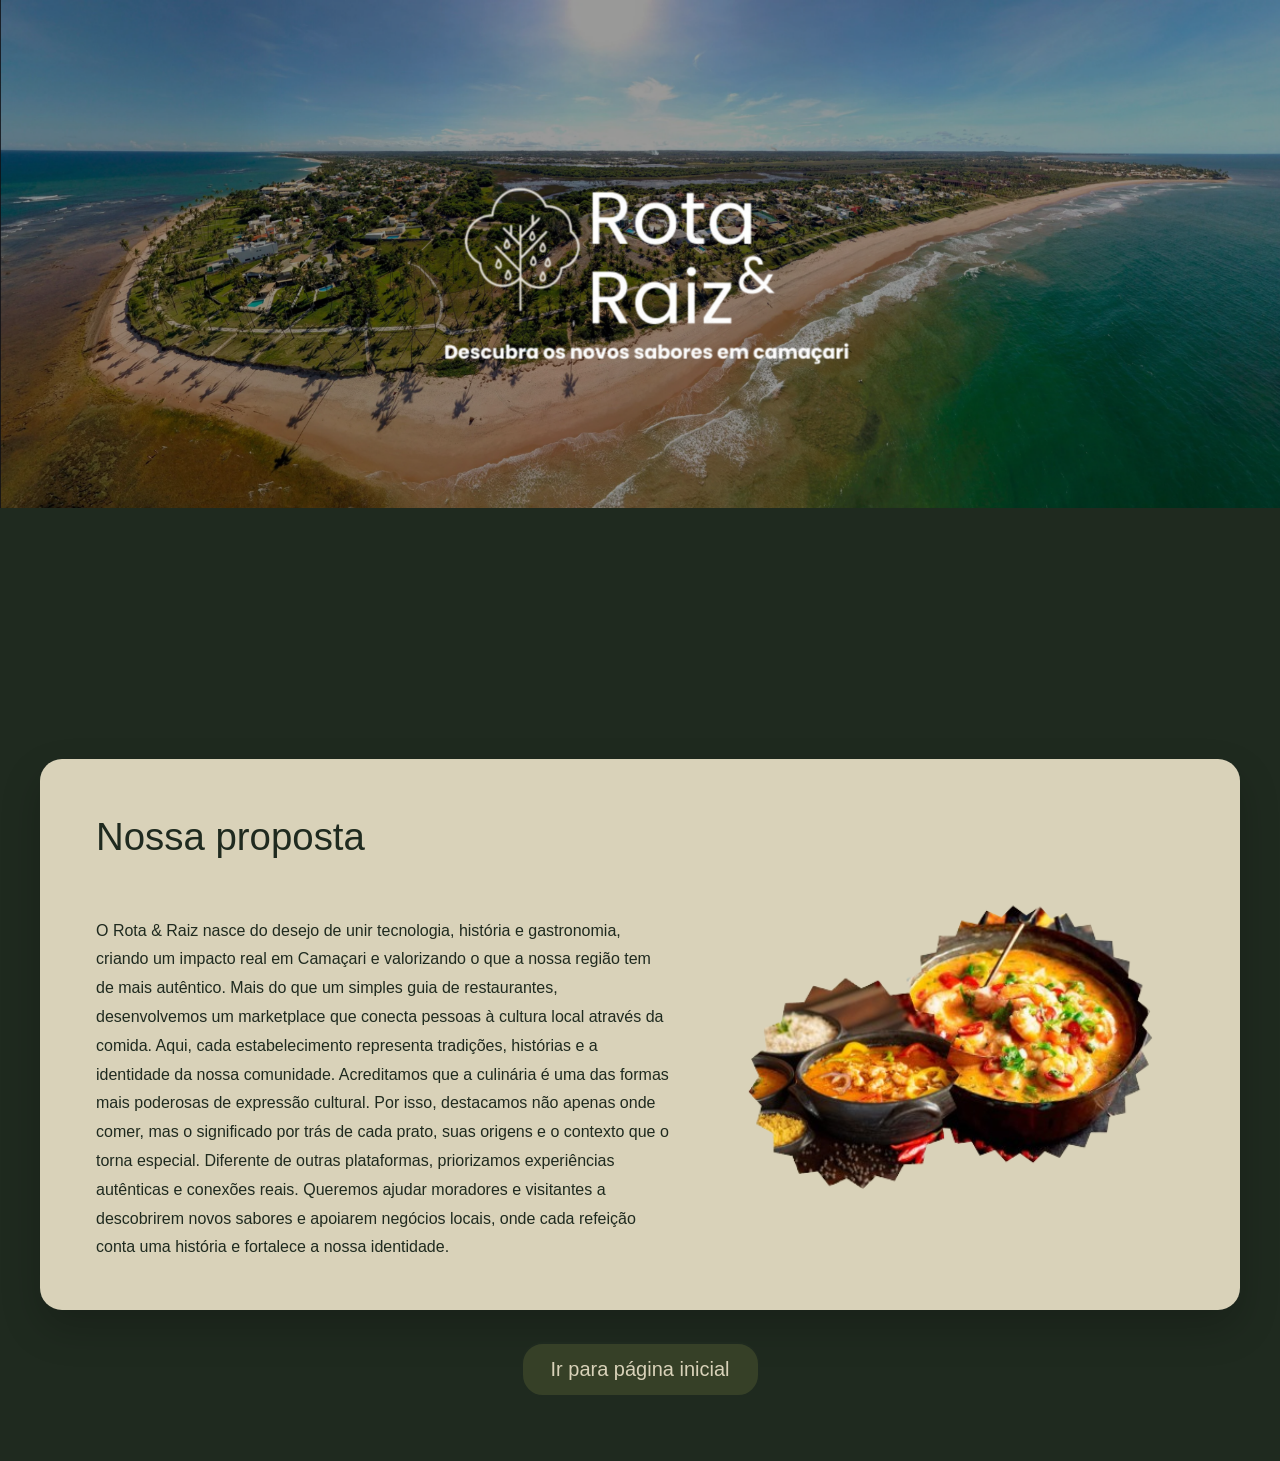
<file: index.html>
<!DOCTYPE html>
<html lang="pt-br">

<head>
    <meta charset="UTF-8">
    <meta name="viewport" content="width=device-width, initial-scale=1.0">

    <link rel="stylesheet" href="style.css">
    <title>Rota & Raiz - TCC</title>
</head>

<body>
    <div class="hero"></div>


    <div class="card">
        <h3>Nossa proposta</h3>
        <div class="card-content">
            <div class="card-text">
                <p>O Rota & Raiz nasce do desejo de unir tecnologia, história e gastronomia, criando um impacto real em
                    Camaçari
                    e valorizando o que a nossa região tem de mais autêntico. Mais do que um simples guia de
                    restaurantes,
                    desenvolvemos um marketplace que conecta pessoas à cultura local através da comida. Aqui, cada
                    estabelecimento representa tradições, histórias e a identidade da nossa comunidade. Acreditamos que
                    a
                    culinária é uma das formas mais poderosas de expressão cultural. Por isso, destacamos não apenas
                    onde
                    comer, mas o significado por trás de cada prato, suas origens e o contexto que o torna especial.
                    Diferente de outras plataformas, priorizamos experiências autênticas e conexões reais. Queremos
                    ajudar
                    moradores e visitantes a descobrirem novos sabores e apoiarem negócios locais, onde cada refeição
                    conta
                    uma história
                    e fortalece a nossa identidade.</p>
            </div>
            <div class="card-image">
                <img src="image 9.svg" alt="comida" class="imagem">
            </div>
        </div>
    </div>
    <div class="pagina">
        <button id="mainButton" class="hero-button">Ir para página inicial</button>
    </div>
    <script src="script.js"></script>
</body>

</html>
</file>
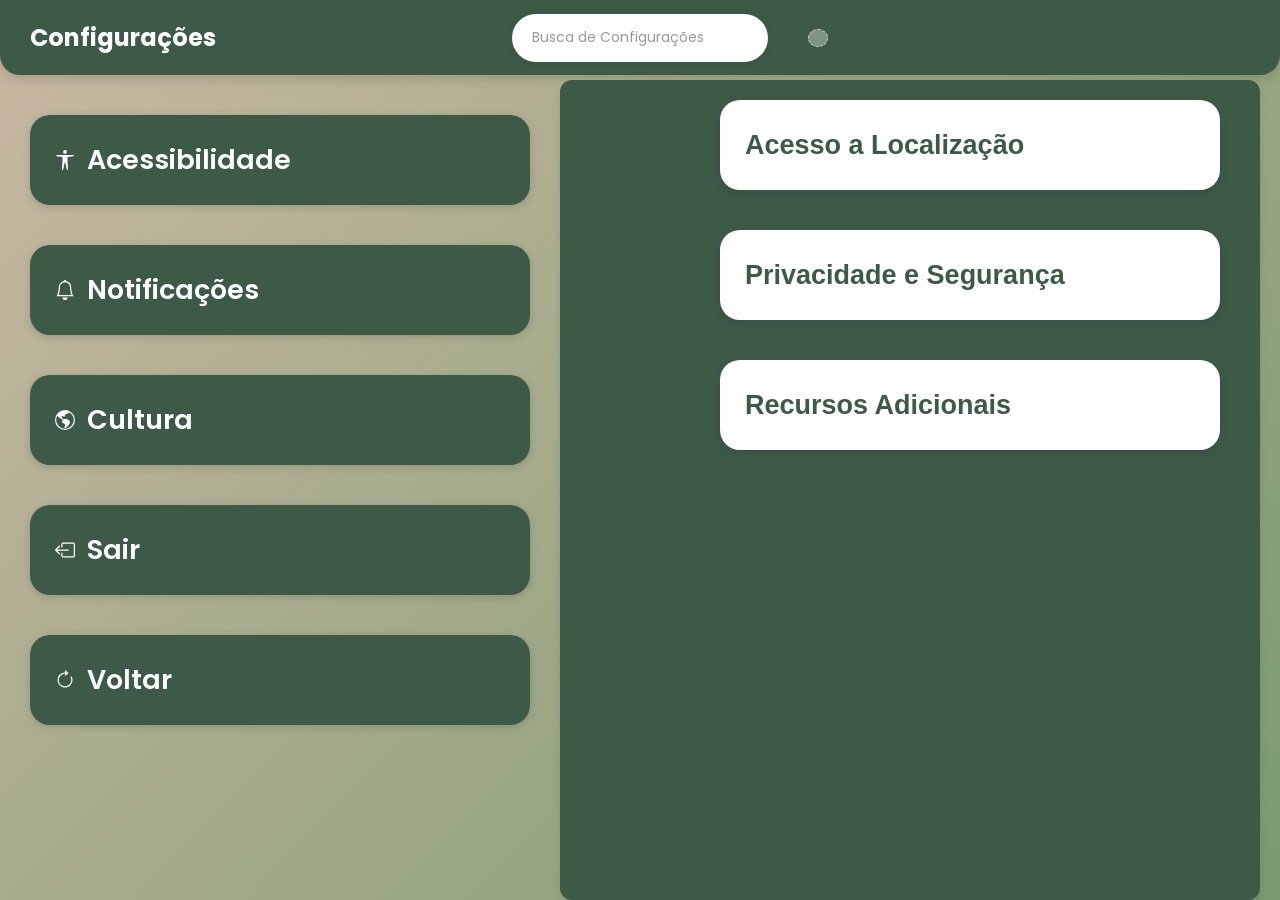
<file: configuracoes.html>
<!DOCTYPE html>
<html lang="pt-br">
<head>
    <meta charset="UTF-8">
    <meta name="viewport" content="width=device-width, initial-scale=1.0">
    <link rel="preconnect" href="https://fonts.googleapis.com">
    <link rel="preconnect" href="https://fonts.gstatic.com" crossorigin> 
    <link rel="stylesheet" href="configuracoes.css">
    <link href="https://fonts.googleapis.com/css2?family=Poppins:wght@400;500;600;700&display=swap" rel="stylesheet">
    <title>Configurações - Rota & Raiz</title>
</head>

<body>
    <div class="container-principal">
        <!-- Header -->
        <header class="header-configuracoes">
            <div class="titulo-header">Configurações</div>
            <div class="search-container">
                <input type="text" placeholder="Busca de Configurações" class="search-input">
                <svg xmlns="http://www.w3.org/2000/svg" width="19" height="19" fill="currentColor" class="bi bi-search" viewBox="0 0 15 15">
<path d="M11.742 10.344a6.5 6.5 0 1 0-1.397 1.398h-.001q.044.06.098.115l3.85 3.85a1 1 0 0 0 1.415-1.414l-3.85-3.85a1 1 0 0 0-.115-.1zM12 6.5a5.5 5.5 0 1 1-11 0 5.5 5.5 0 0 1 11 0"/>
</svg>
                <button class="botao-search">
                    <span class="icone-slot search-slot"></span>
                </button>
            </div>
        </header>

        <div class="conteudo-configuracoes">
            <!-- Menu Esquerdo -->
            <aside class="menu-esquerdo">
                <button class="botao-menu-config">
<svg xmlns="http://www.w3.org/2000/svg" width="20" height="20" fill="currentColor" class="bi bi-universal-access" viewBox="0 0 16 16">
<path d="M9.5 1.5a1.5 1.5 0 1 1-3 0 1.5 1.5 0 0 1 3 0M6 5.5l-4.535-.442A.531.531 0 0 1 1.531 4H14.47a.531.531 0 0 1 .066 1.058L10 5.5V9l.452 6.42a.535.535 0 0 1-1.053.174L8.243 9.97c-.064-.252-.422-.252-.486 0l-1.156 5.624a.535.535 0 0 1-1.053-.174L6 9z"/>
</svg>
                    Acessibilidade
                </button>

                <button class="botao-menu-config">
<svg xmlns="http://www.w3.org/2000/svg" width="20" height="20" fill="currentColor" class="bi bi-bell" viewBox="0 0 16 16">
<path d="M8 16a2 2 0 0 0 2-2H6a2 2 0 0 0 2 2M8 1.918l-.797.161A4 4 0 0 0 4 6c0 .628-.134 2.197-.459 3.742-.16.767-.376 1.566-.663 2.258h10.244c-.287-.692-.502-1.49-.663-2.258C12.134 8.197 12 6.628 12 6a4 4 0 0 0-3.203-3.92zM14.22 12c.223.447.481.801.78 1H1c.299-.199.557-.553.78-1C2.68 10.2 3 6.88 3 6c0-2.42 1.72-4.44 4.005-4.901a1 1 0 1 1 1.99 0A5 5 0 0 1 13 6c0 .88.32 4.2 1.22 6"/>
</svg>
                    Notificações
                </button>

                <button class="botao-menu-config">
<svg xmlns="http://www.w3.org/2000/svg" width="20" height="20" fill="currentColor" class="bi bi-globe-americas" viewBox="0 0 16 16">
<path d="M8 0a8 8 0 1 0 0 16A8 8 0 0 0 8 0M2.04 4.326c.325 1.329 2.532 2.54 3.717 3.19.48.263.793.434.743.484q-.121.12-.242.234c-.416.396-.787.749-.758 1.266.035.634.618.824 1.214 1.017.577.188 1.168.38 1.286.983.082.417-.075.988-.22 1.52-.215.782-.406 1.48.22 1.48 1.5-.5 3.798-3.186 4-5 .138-1.243-2-2-3.5-2.5-.478-.16-.755.081-.99.284-.172.15-.322.279-.51.216-.445-.148-2.5-2-1.5-2.5.78-.39.952-.171 1.227.182.078.099.163.208.273.318.609.304.662-.132.723-.633.039-.322.081-.671.277-.867.434-.434 1.265-.791 2.028-1.12.712-.306 1.365-.587 1.579-.88A7 7 0 1 1 2.04 4.327Z"/>
</svg>
                    Cultura
                </button>

                <button class="botao-menu-config">
<svg xmlns="http://www.w3.org/2000/svg" width="20" height="20" fill="currentColor" class="bi bi-box-arrow-left" viewBox="0 0 16 16">
<path fill-rule="evenodd" d="M6 12.5a.5.5 0 0 0 .5.5h8a.5.5 0 0 0 .5-.5v-9a.5.5 0 0 0-.5-.5h-8a.5.5 0 0 0-.5.5v2a.5.5 0 0 1-1 0v-2A1.5 1.5 0 0 1 6.5 2h8A1.5 1.5 0 0 1 16 3.5v9a1.5 1.5 0 0 1-1.5 1.5h-8A1.5 1.5 0 0 1 5 12.5v-2a.5.5 0 0 1 1 0z"/>
<path fill-rule="evenodd" d="M.146 8.354a.5.5 0 0 1 0-.708l3-3a.5.5 0 1 1 .708.708L1.707 7.5H10.5a.5.5 0 0 1 0 1H1.707l2.147 2.146a.5.5 0 0 1-.708.708z"/>
</svg>
                    Sair
                </button>

                <button class="botao-menu-config" onclick="window.location.href='proxima.html'">
<svg xmlns="http://www.w3.org/2000/svg" width="20" height="20" fill="currentColor" class="bi bi-arrow-clockwise" viewBox="0 0 16 16">
<path fill-rule="evenodd" d="M8 3a5 5 0 1 0 4.546 2.914.5.5 0 0 1 .908-.417A6 6 0 1 1 8 2z"/>
<path d="M8 4.466V.534a.25.25 0 0 1 .41-.192l2.36 1.966c.12.1.12.284 0 .384L8.41 4.658A.25.25 0 0 1 8 4.466"/>
</svg>
                    Voltar
                </button>
            </aside>

            <div class="card">
        <div class="card-conteudo">
        </div>

            <!-- Conteúdo Principal -->
            <main class="area-configuracoes">
                <div class="card-config">
                    <div class="card-header">
                        <h3 class="card-titulo">Acesso a Localização</h3>
<svg xmlns="http://www.w3.org/2000/svg" width="20" height="20" fill="currentColor" class="bi bi-geo-alt" viewBox="0 0 16 16">
<path d="M12.166 8.94c-.524 1.062-1.234 2.12-1.96 3.07A32 32 0 0 1 8 14.58a32 32 0 0 1-2.206-2.57c-.726-.95-1.436-2.008-1.96-3.07C3.304 7.867 3 6.862 3 6a5 5 0 0 1 10 0c0 .862-.305 1.867-.834 2.94M8 16s6-5.686 6-10A6 6 0 0 0 2 6c0 4.314 6 10 6 10"/>
<path d="M8 8a2 2 0 1 1 0-4 2 2 0 0 1 0 4m0 1a3 3 0 1 0 0-6 3 3 0 0 0 0 6"/>
</svg>
                    </div>
                </div>

                <div class="card-config">
                    <div class="card-header">
                        <h3 class="card-titulo">Privacidade e Segurança</h3>
<svg xmlns="http://www.w3.org/2000/svg" width="20" height="20" fill="currentColor" class="bi bi-lock" viewBox="0 0 16 16">
<path fill-rule="evenodd" d="M8 0a4 4 0 0 1 4 4v2.05a2.5 2.5 0 0 1 2 2.45v5a2.5 2.5 0 0 1-2.5 2.5h-7A2.5 2.5 0 0 1 2 13.5v-5a2.5 2.5 0 0 1 2-2.45V4a4 4 0 0 1 4-4M4.5 7A1.5 1.5 0 0 0 3 8.5v5A1.5 1.5 0 0 0 4.5 15h7a1.5 1.5 0 0 0 1.5-1.5v-5A1.5 1.5 0 0 0 11.5 7zM8 1a3 3 0 0 0-3 3v2h6V4a3 3 0 0 0-3-3"/>
</svg>
                    </div>
                </div>

                <div class="card-config">
                    <div class="card-header">
                        <h3 class="card-titulo">Recursos Adicionais</h3>
<svg xmlns="http://www.w3.org/2000/svg" width="20" height="20" fill="currentColor" class="bi bi-three-dots" viewBox="0 0 16 16">
<path d="M3 9.5a1.5 1.5 0 1 1 0-3 1.5 1.5 0 0 1 0 3m5 0a1.5 1.5 0 1 1 0-3 1.5 1.5 0 0 1 0 3m5 0a1.5 1.5 0 1 1 0-3 1.5 1.5 0 0 1 0 3"/>
</svg>
                    </div>
                </div>
            </main>
        </div>
    </div>

    <script src="configuracoes.js"></script>
</body>
</html>
</file>
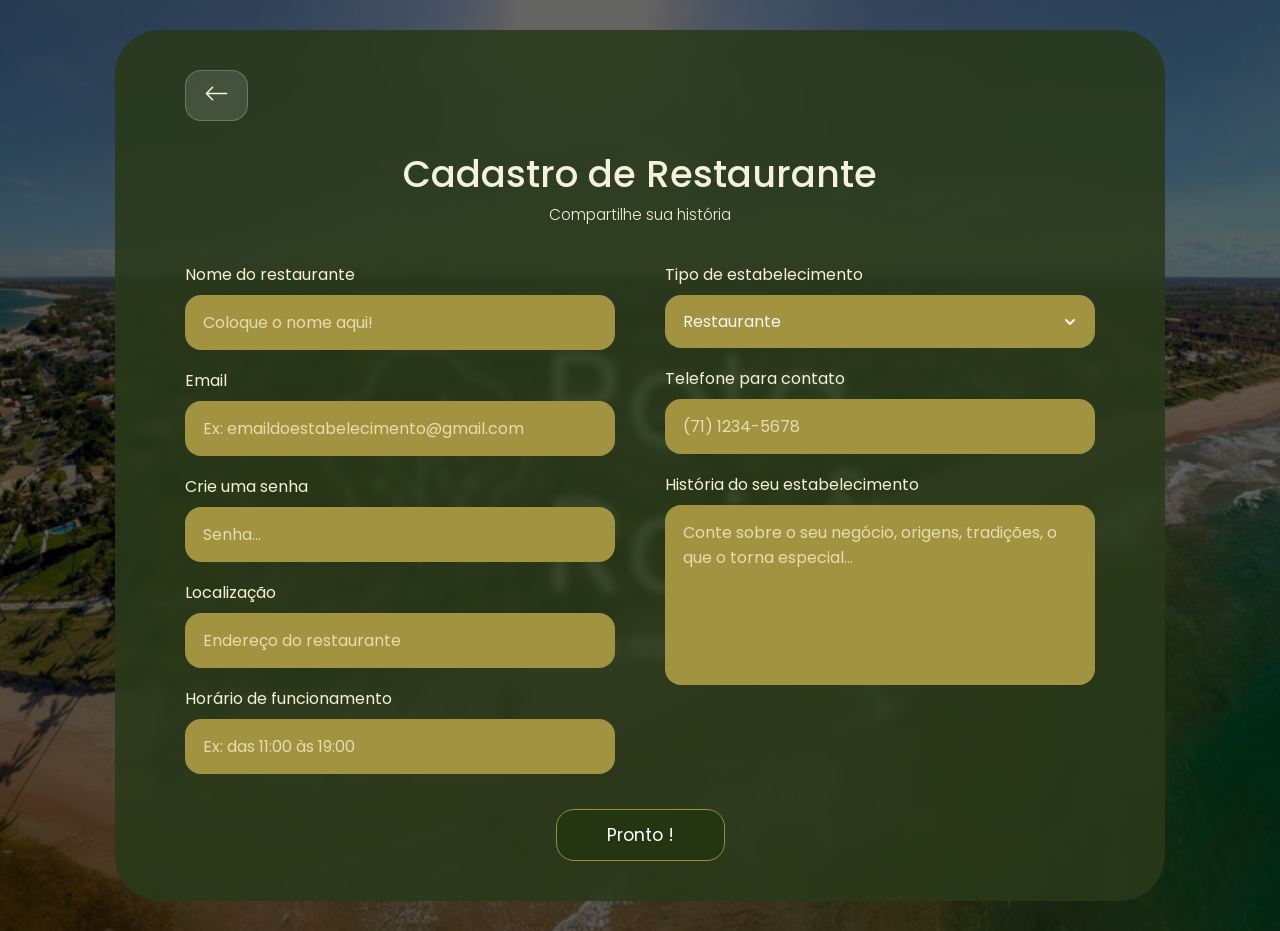
<file: estabelecimento.html>
<!DOCTYPE html>
<html lang="pt-br">
<head>
  <meta charset="UTF-8" />
  <meta name="viewport" content="width=device-width, initial-scale=1.0" />

  <link rel="preconnect" href="https://fonts.googleapis.com">
  <link rel="preconnect" href="https://fonts.gstatic.com" crossorigin>

  <link
    href="https://fonts.googleapis.com/css2?family=Poppins:wght@300;400;500;600;700&display=swap"
    rel="stylesheet"
  />

  <link rel="stylesheet" href="estabelecimento.css" />

  <title>Cadastro de Restaurante</title>
</head>

<body>

  <section class="container">
    <button class="botao-voltar-cadastro" onclick="window.location.href='login.html'"><svg xmlns="http://www.w3.org/2000/svg" width="25" height="25" fill="currentColor" class="bi bi-arrow-left" viewBox="0 0 16 16">
  <path fill-rule="evenodd" d="M15 8a.5.5 0 0 0-.5-.5H2.707l3.147-3.146a.5.5 0 1 0-.708-.708l-4 4a.5.5 0 0 0 0 .708l4 4a.5.5 0 0 0 .708-.708L2.707 8.5H14.5A.5.5 0 0 0 15 8"/>
</svg></button>

    <div class="titulo">
      <h1>Cadastro de Restaurante</h1>
      <span>Compartilhe sua história</span>
    </div>

    <form class="formulario">

      <!-- COLUNA ESQUERDA -->
      <div class="coluna">

        <div class="campo">
          <label>Nome do restaurante</label>
          <input type="text" placeholder="Coloque o nome aqui!" />
        </div>

        <div class="campo">
          <label>Email</label>
          <input
            type="email"
            placeholder="Ex: emaildoestabelecimento@gmail.com"
          />
        </div>

        <div class="campo">
          <label>Crie uma senha</label>
          <input type="password" placeholder="Senha..." />
        </div>

        <div class="campo">
          <label>Localização</label>
          <input type="text" placeholder="Endereço do restaurante" />
        </div>

        <div class="campo">
          <label>Horário de funcionamento</label>
          <input type="text" placeholder="Ex: das 11:00 às 19:00" />
        </div>

      </div>

      <!-- COLUNA DIREITA -->
      <div class="coluna">

        <div class="campo">
          <label>Tipo de estabelecimento</label>

          <select>
            <option>Restaurante</option>
            <option>Doceria</option>
            <option>Bar</option>
            <option>Cafeteria</option>
            <option>Lanches rápidos</option>
          </select>
        </div>

        <div class="campo">
          <label>Telefone para contato</label>
          <input type="text" placeholder="(71) 1234-5678" />
        </div>

        <div class="campo">
          <label>História do seu estabelecimento</label>

          <textarea
            placeholder="Conte sobre o seu negócio, origens, tradições, o que o torna especial..."
          ></textarea>
        </div>

      </div>

    </form>

    <button class="botao">Pronto !</button>

  </section>

</body>
</html>
</file>
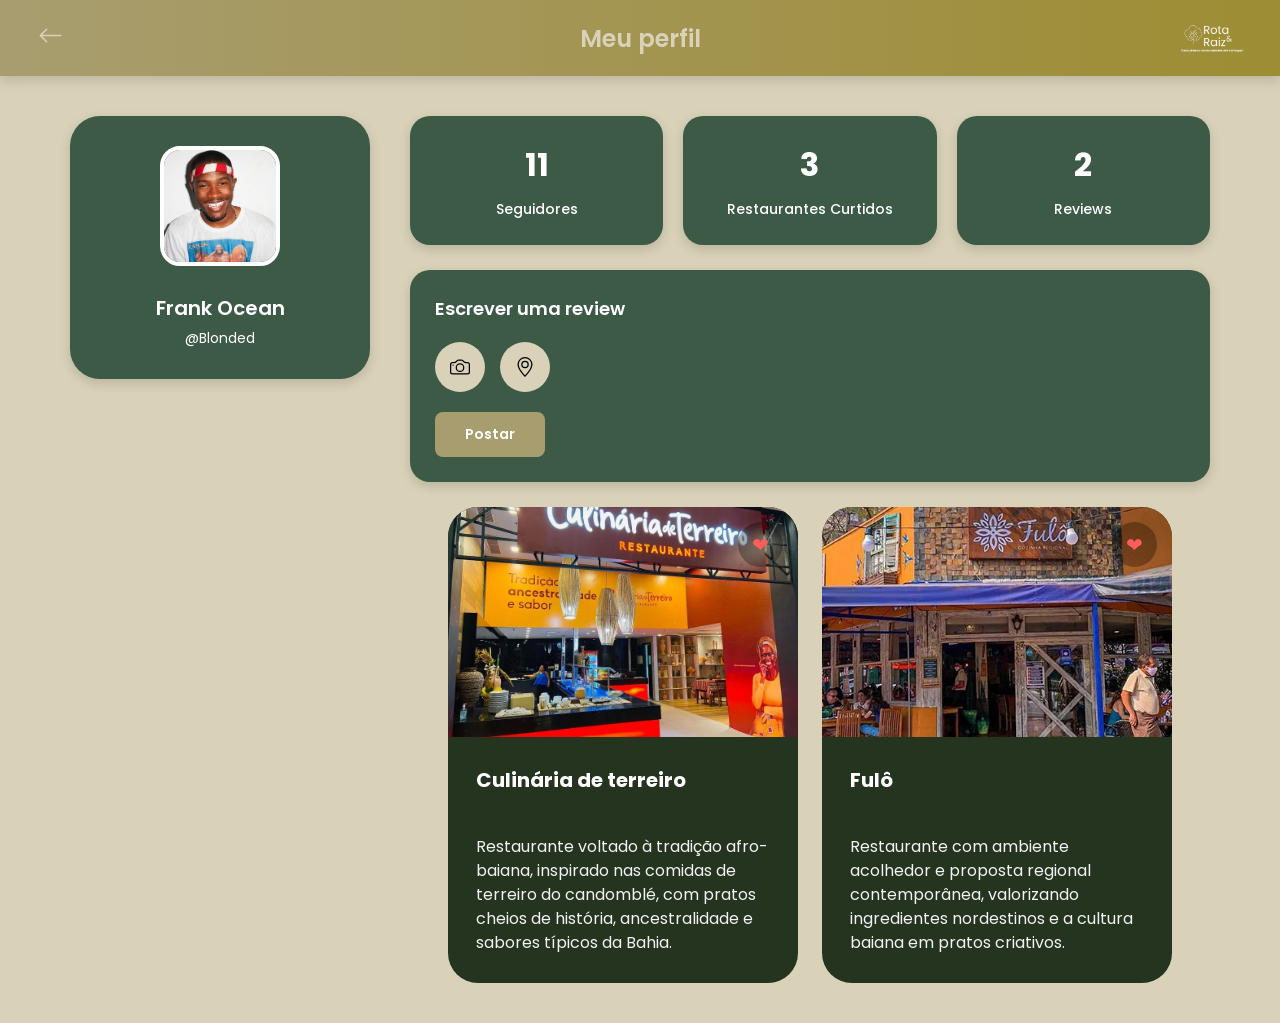
<file: perfil.html>
<!DOCTYPE html>
<html lang="pt-br">
<head>
    <meta charset="UTF-8">
    <meta name="viewport" content="width=device-width, initial-scale=1.0">
    <link rel="preconnect" href="https://fonts.googleapis.com">
    <link rel="preconnect" href="https://fonts.gstatic.com" crossorigin>
    <link rel="stylesheet" href="perfil.css">
    <link href="https://fonts.googleapis.com/css2?family=Poppins:wght@400;500;600;700&display=swap" rel="stylesheet">
    <title>Meu Perfil - Rota & Raiz</title>
</head>
<body>
    <!-- Header -->
    <header class="header-perfil">
        <button class="botao-voltar-perfil" onclick="window.location.href='proxima.html'">
            <svg xmlns="http://www.w3.org/2000/svg" width="25" height="25" fill="currentColor" class="bi bi-arrow-left" viewBox="0 0 16 16">
                <path fill-rule="evenodd" d="M15 8a.5.5 0 0 0-.5-.5H2.707l3.147-3.146a.5.5 0 1 0-.708-.708l-4 4a.5.5 0 0 0 0 .708l4 4a.5.5 0 0 0 .708-.708L2.707 8.5H14.5A.5.5 0 0 0 15 8"/>
            </svg>
        </button>
        <div class="titulo-header-perfil">Meu perfil</div>
        <div class="logo-header-perfil">
            <img src="logo com nome PNG (2).png" alt="Rota Raiz" class="logo-perfil">
        </div>
    </header>

    <div class="container-perfil">
        <!-- Seção Esquerda - Perfil -->
        <aside class="secao-perfil">
            <div class="card-perfil-usuario">
                <div class="foto-perfil">
                    <img src="frank.jpg" alt="Foto de perfil" class="img-perfil">
                </div>
                <div class="info-perfil">
                    <h2 class="nome-usuario">Frank Ocean</h2>
                    <p class="usuario-social">@Blonded</p>
                </div>
            </div>
        </aside>

        <!-- Seção Direita - Stats e Review -->
        <main class="secao-principal">
            <!-- Cards de Estatísticas -->
            <div class="container-stats">
                <div class="card-stat">
                    <div class="numero-stat">11</div>
                    <div class="label-stat">Seguidores</div>
                </div>
                <div class="card-stat">
                    <div class="numero-stat">3</div>
                    <div class="label-stat">Restaurantes Curtidos</div>
                </div>
                <div class="card-stat">
                    <div class="numero-stat">2</div>
                    <div class="label-stat">Reviews</div>
                </div>
            </div>

            <!-- Card de Review -->
            <div class="card-review">
                <h3 class="titulo-review">Escrever uma review</h3>
                <div class="container-icones-review">
                    <button class="botao-icone-review" title="Câmera">
                        <svg xmlns="http://www.w3.org/2000/svg" width="20" height="20" fill="currentColor" class="bi bi-camera" viewBox="0 0 16 16">
                            <path d="M15 12a1 1 0 0 1-1 1H2a1 1 0 0 1-1-1V6a1 1 0 0 1 1-1h1.172a3 3 0 0 0 2.12-.879l.83-.828A1 1 0 0 1 6.827 3h2.344a1 1 0 0 1 .707.293l.828.828A3 3 0 0 0 12.828 5H14a1 1 0 0 1 1 1zM2 4a2 2 0 0 0-2 2v6a2 2 0 0 0 2 2h12a2 2 0 0 0 2-2V6a2 2 0 0 0-2-2h-1.172a2 2 0 0 1-1.414-.586l-.828-.828A2 2 0 0 0 9.172 2H6.828a2 2 0 0 0-1.414.586l-.828.828A2 2 0 0 1 3.172 4z"/>
                            <path d="M8 11a2.5 2.5 0 1 1 0-5 2.5 2.5 0 0 1 0 5m0 1a3.5 3.5 0 1 0 0-7 3.5 3.5 0 0 0 0 7M3 6.5a.5.5 0 1 1-1 0 .5.5 0 0 1 1 0"/>
                        </svg>
                    </button>
                    <button class="botao-icone-review" title="Olho">
                        <svg xmlns="http://www.w3.org/2000/svg" width="20" height="20" fill="currentColor" class="bi bi-geo-alt" viewBox="0 0 16 16">
                            <path d="M12.166 8.94c-.524 1.062-1.234 2.12-1.96 3.07A32 32 0 0 1 8 14.58a32 32 0 0 1-2.206-2.57c-.726-.95-1.436-2.008-1.96-3.07C3.304 7.867 3 6.862 3 6a5 5 0 0 1 10 0c0 .862-.305 1.867-.834 2.94M8 16s6-5.686 6-10A6 6 0 0 0 2 6c0 4.314 6 10 6 10"/>
                            <path d="M8 8a2 2 0 1 1 0-4 2 2 0 0 1 0 4m0 1a3 3 0 1 0 0-6 3 3 0 0 0 0 6"/>
                        </svg>
                    </button>
                </div>
                <button class="botao-postar">Postar</button>
            </div>

            <!-- Restaurantes -->
            <section class="cards-container">

                <div class="card">
                    <div class="card-img">
                        <img src="CULINARIA_DE_TERREIRO-1-1.webp" alt="Culinária de Terreiro">
                        <button class="favorito">❤</button>
                    </div>
                    <div class="card-content">
                        <h3>Culinária de terreiro</h3>
                        <p>
                            Restaurante voltado à tradição afro-baiana, inspirado nas
                            comidas de terreiro do candomblé, com pratos cheios de
                            história, ancestralidade e sabores típicos da Bahia.
                        </p>
                    </div>
                </div>

                <div class="card">
                    <div class="card-img">
                        <img src="fulo-foto.webp" alt="Fulô">
                        <button class="favorito">❤</button>
                    </div>
                    <div class="card-content">
                        <h3>Fulô</h3>
                        <p>
                            Restaurante com ambiente acolhedor e proposta regional
                            contemporânea, valorizando ingredientes nordestinos e a
                            cultura baiana em pratos criativos.
                        </p>
                    </div>
                </div>

            </section>
        </main>
    </div>

    <script src="perfil.js"></script>
</body>
</html>
</file>
<file: style.css>
body {
    font-family: 'Poppins', sans-serif;
    margin: 0;
    padding: 0;
    background-color: #1F2A1F;
    background-image: url("orlaimage.png");
    background-repeat: no-repeat;
    background-size: 100% auto; /* largura 100% e altura proporcional */
    background-position: top center;
    position: relative;
}
/* Ajusta a área do topo para o card aparecer mais acima na página */
.hero {
    position: relative;
    min-height: 95vh;
    display: flex;
    align-items: center;
    justify-content: center;
    padding-top: 0;
}

.hero-button {
    padding: 14px 28px;
    background-color: #364027;
    color: #D9D2B9;
    border: 2px solid #1F2A1F;
    border-radius: 22px;
    font-size: 1.25rem;
    font-weight: 450;
    cursor: pointer;
  transition: background-color 0.2s ease, color 0.2s ease, transform 0.2s ease;
    z-index: 1;

}

.hero-button:hover {
  background-color: #D9D2B9;
  color: #1F2A1F;
  transform: translateY(-2px);

}

/* Botão exibido abaixo do card, centralizado e com espaçamento */
.pagina {
  display: flex;
  justify-content: center;
  margin: -2rem auto 4rem;
  width: 100%;
}

.card {
  /* Largura maior para ocupar mais os lados da tela */
  width: min(85vw, 1200px);
  max-width: 1200px;
  margin: -6rem auto 4rem;
  padding: 3.5rem 3.5rem 3rem;
  background-color: #D9D2B9;
  border-radius: 22px;
  box-shadow: 0 18px 40px rgba(0, 0, 0, 0.2);
  color: #1F2A1F;
  text-align: left;
}

.card-content {
  display: flex;
  align-items: flex-start;
  gap: 3rem;
  flex-wrap: wrap;
}

.card-text {
  flex: 1 1 50%;
  min-width: 320px;
}

.card-image {
  flex: 1 1 40%;
  display: flex;
  justify-content: flex-end;
  min-width: 280px;
}

.card-image img {
  width: 100%;
  height: auto;
  border-radius: 20px;
  object-fit: contain;
}

.card h3 {
  margin-top: 0;
  font-size: clamp(2rem, 3vw, 3rem);
  font-weight: 450;
  text-align: left;
}

.card p {
  line-height: 1.8;
  font-size: 1 rem;
  margin: 1.2rem 0 0;
  text-align: left;
}
</file>
<file: configuracoes.css>
*  { 
    margin: 0;
    padding: 0;
    box-sizing: border-box;
}

body {
    font-family: 'Poppins', sans-serif;
    background: linear-gradient(135deg, #c9b8a3 0%, #7a9b6f 100%);
    min-height: 100vh;
    color: #333;
}

.container-principal {
    display: flex;
    flex-direction: column;
    min-height: 100vh;
}

/* HEADER */
.header-configuracoes {
    background-color: #3d5a47;
    padding: 20px 30px;
    display: flex;
    align-items: center;
    border-radius: 0 0 20px 20px;
    box-shadow: 0 4px 12px rgba(0, 0, 0, 0.15);
    position: relative;
}

.titulo-header {
    font-size: 24px;
    font-weight: 700;
    color: #fff;
    z-index: 2;
}

.search-container {
    display: flex;
    align-items: center;
    background-color: #fff;
    border-radius: 25px;
    padding: 10px 20px;
    width: 20%;
    position: absolute;
    left: 50%;
    transform: translateX(-50%);
    box-shadow: 0 2px 8px rgba(0, 0, 0, 0.1);
}

.search-input {
    border: none;
    background: none;
    outline: none;
    font-family: 'Poppins', sans-serif;
    font-size: 14px;
    color: #333;
    flex: 1;
}

.search-input::placeholder {
    color: #999;
}

.botao-search {
    background: none;
    border: none;
    cursor: pointer;
    font-size: 18px;
    color: #3d5a47;
    padding: 5px;
    display: flex;
    align-items: center;
    justify-content: center;
}

.botao-search:hover {
    color: #2d4437;
}

.icone-slot {
    display: inline-flex;
    width: 20px;
    height: 20px;
    min-width: 20px;
    background: rgba(255, 255, 255, 0.35);
    border-radius: 8px;
    border: 1px dashed rgba(255, 255, 255, 0.7);
}

.search-slot {
    border-radius: 50%;
    width: 18px;
    height: 18px;
}

/* CONTEÚDO PRINCIPAL */
.conteudo-configuracoes {
    display: flex;
    flex: 1;
    gap: 30px;
    padding: 40px 30px;
    align-items: flex-start;
}

/* MENU ESQUERDO */
.menu-esquerdo {
    display: flex;
    flex-direction: column;
    gap: 40px;
    min-width: 500px;
    align-self: flex-start;
}

.botao-menu-config {
    background-color: #3d5a47;
    color: #fff;
    border: none;
    border-radius: 20px;
    font-size: 27px;
    font-weight: 600;
    cursor: pointer;
    font-family: 'Poppins', sans-serif;

    display: flex;
    align-items: center;
    justify-content: flex-start;

    width: 100%;
    height: 90px;

    gap: 12px;
    padding-left: 25px;

    transition: all 0.3s ease;
    box-shadow: 0 2px 8px rgba(0, 0, 0, 0.15);
}

.botao-menu-config:hover {
    background-color: #2d4437;
    transform: translateY(-2px);
    box-shadow: 0 4px 12px rgba(0, 0, 0, 0.2);
}

.botao-menu-config i {
    font-size: 24px;
}

/* ÁREA CONFIGURAÇÕES */
.area-configuracoes {
    display: flex;
    flex-direction: column;
    gap: 40px;

    width: 100%;
    max-width: 500px;

    margin-left: auto;
    margin-right: 20px;
}

/* CARD CONFIG */
.card-config {
    background-color: #fff;
    border-radius: 20px;
    width: 100%;
    height: 90px;
    padding-left: 25px;
    display: flex;
    align-items: center;
    justify-content: flex-start;
    box-shadow: 0 4px 12px rgba(0, 0, 0, 0.1);
    transition: all 0.3s ease;
    z-index: 10;
}

.card-config:hover {
    box-shadow: 0 6px 16px rgba(0, 0, 0, 0.15);
    transform: translateY(-2px);
}

.card-header {
    width: 100%;

    display: flex;
    align-items: center;
    justify-content: flex-start;

    gap: 12px;
}

.card-titulo {
    font-size: 27px;
    font-weight: 600;
    color: #3d5a47;
    margin: 0;
}

.card-config i {
    font-size: 24px;
    color: #3d5a47;
    margin-right: auto;
}

/* CARD GRANDE */
.card {
    background-color: #3d5a47;
    color: #ffffff;
    width: 700px;
    height: 820px;
    padding: 20px; 
    border-radius: 12px;    
    box-shadow: 0 4px 8px rgba(0, 0, 0, 0.1);
    font-family: sans-serif;

    position: absolute;
    top: 80px;
    right: 20px;
    z-index: 1;
}

/* RESPONSIVIDADE */
@media (max-width: 768px) {

    .conteudo-configuracoes {
        flex-direction: column;
        gap: 20px;
    }

    .header-configuracoes {
        flex-direction: row;
        justify-content: space-between;
        gap: 15px;
    }

    .search-container {
        width: 100%;
        max-width: none;
        position: static;
        transform: none;
    }

    .menu-esquerdo {
        flex-direction: row;
        flex-wrap: wrap;
        min-width: auto;
    }

    .botao-menu-config {
        flex: 1;
        min-width: 150px;
    }

    .area-configuracoes {
        max-width: none;
        margin-right: 0;
    }
}
</file>
<file: estabelecimento.css>
* {
  margin: 0;
  padding: 0;
  box-sizing: border-box;
}

body {
  font-family: 'Poppins', sans-serif;

  min-height: 100vh;

  display: flex;
  justify-content: center;
  align-items: center;

  background-image:
    linear-gradient(rgba(0,0,0,0.35), rgba(0,0,0,0.35)),
    url("orlaimage.png");

  background-size: cover;
  background-position: center;
  background-repeat: no-repeat;

  padding: 30px;
}

/* CARD */

.container {
  width: 100%;
  max-width: 1050px;

  background: rgba(42, 58, 27, 0.88);

  border-radius: 45px;

  padding: 40px 70px;

  backdrop-filter: blur(4px);
}

/* TÍTULO */

.titulo {
  text-align: center;
  margin-bottom: 35px;
}

.titulo h1 {
  color: #f5f1dc;
  font-size: 2.3rem;
  font-weight: 500;
}

.titulo span {
  color: #f5f1dc;
  font-size: 0.95rem;
  font-weight: 300;
}

/* FORMULÁRIO */

.formulario {
  display: flex;
  gap: 50px;
}

.coluna {
  flex: 1;

  display: flex;
  flex-direction: column;
  gap: 18px;
}

/* CAMPOS */

.campo {
  display: flex;
  flex-direction: column;
  gap: 8px;
}

.campo label {
  color: #f6f1d5;
  font-size: 1rem;
  font-weight: 400;
}

.campo input,
.campo select,
.campo textarea {
  width: 100%;

  border: none;
  outline: none;

  background-color: #a1933f;

  color: #f5f5f5;

  padding: 15px 18px;

  border-radius: 16px;

  font-family: 'Poppins', sans-serif;
  font-size: 1rem;
}

/* PLACEHOLDER */

input::placeholder,
textarea::placeholder {
  color: #e5ddb0;
}

/* SELECT */

select {
  appearance: none;

  background-image: url("data:image/svg+xml,%3Csvg xmlns='http://www.w3.org/2000/svg' width='20' height='20' fill='none' stroke='%23f5f5f5' stroke-width='2' stroke-linecap='round' stroke-linejoin='round'%3E%3Cpolyline points='6 8 10 12 14 8'/%3E%3C/svg%3E");

  background-repeat: no-repeat;
  background-position: right 15px center;

  cursor: pointer;
}

/* TEXTAREA */

textarea {
  min-height: 180px;
  resize: none;
}

/* BOTÃO VOLTAR */

.botao-voltar-cadastro {
  margin-bottom: 25px;
  padding: 10px 18px;
  border-radius: 16px;
  border: 1px solid rgba(255, 255, 255, 0.22);
  background: rgba(255, 255, 255, 0.12);
  color: #f5f1dc;
  font-size: 1rem;
  cursor: pointer;
  transition: background 0.25s ease, transform 0.25s ease;
}

.botao-voltar-cadastro:hover {
  background: rgba(255, 255, 255, 0.18);
  transform: translateY(-1px);
}

/* BOTÃO */

.botao {
  display: block;

  margin: 35px auto 0;

  padding: 12px 50px;

  border-radius: 18px;
  border: 1px solid #9d8d33;

  background: #243512;

  color: #fff;

  font-size: 1.1rem;
  font-family: 'Poppins', sans-serif;

  cursor: pointer;

  transition: 0.3s;
}

.botao:hover {
  background: #324b18;
  transform: scale(1.03);
}

/* RESPONSIVO */

@media (max-width: 900px) {

  .container {
    padding: 35px;
  }

  .formulario {
    flex-direction: column;
    gap: 20px;
  }

}
</file>
<file: perfil.css>
* {
    margin: 0;
    padding: 0;
    box-sizing: border-box;
}

body {
    font-family: 'Poppins', sans-serif;
    background-color: #D9D2B9;
}

/* HEADER */
.header-perfil {
    background: linear-gradient(90deg, #a89d6f 0%, #9d8d33 100%);
    padding: 15px 30px;
    display: flex;
    justify-content: space-between;
    align-items: center;
    box-shadow: 0 4px 12px rgba(0, 0, 0, 0.15);
    position: relative;
}

.botao-voltar-perfil {
    background: none;
    border: none;
    color: #D9D2B9;
    font-size: 20px;
    cursor: pointer;
    transition: all 0.3s ease;
    padding: 8px;
}

.botao-voltar-perfil:hover {
    transform: scale(1.2);
    opacity: 0.8;
}

.titulo-header-perfil {
    font-size: 24px;
    font-weight: 600;
    color: #D9D2B9;
    position: absolute;
    left: 50%;
    transform: translateX(-50%);
}

.logo-header-perfil {
    display: flex;
    align-items: center;
}

.logo-perfil {
    height: 40px;
    width: auto;
}

/* CONTAINER PRINCIPAL */
.container-perfil {
    display: flex;
    gap: 40px;
    padding: 40px 30px;
    max-width: 1200px;
    margin: 0 auto;
}

/* SEÇÃO ESQUERDA - PERFIL */
.secao-perfil {
    flex: 0 0 300px;
}

.card-perfil-usuario {
    background: #3d5a47;
    border-radius: 30px;
    padding: 30px;
    text-align: center;
    box-shadow: 0 4px 12px rgba(0, 0, 0, 0.15);
}

.foto-perfil {
    margin-bottom: 20px;
}

.img-perfil {
    width: 120px;
    height: 120px;
    border-radius: 20px;
    border: 4px solid #fff;
    object-fit: cover;
}

.nome-usuario {
    color: #fff;
    font-size: 20px;
    font-weight: 600;
    margin-bottom: 5px;
}

.usuario-social {
    color: #fff;
    font-size: 14px;
}

/* SEÇÃO PRINCIPAL */
.secao-principal {
    flex: 1;
    display: flex;
    flex-direction: column;
    gap: 25px;
}

/* STATS */
.container-stats {
    display: grid;
    grid-template-columns: repeat(3, 1fr);
    gap: 20px;
}

.card-stat {
    background: #3d5a47;
    border-radius: 20px;
    padding: 25px;
    text-align: center;
    box-shadow: 0 4px 12px rgba(0, 0, 0, 0.15);
    transition: all 0.3s ease;
}

.card-stat:hover {
    transform: translateY(-5px);
    box-shadow: 0 6px 16px rgba(0, 0, 0, 0.2);
}

.numero-stat {
    font-size: 32px;
    font-weight: 700;
    color: #fff;
    margin-bottom: 10px;
}

.label-stat {
    color: #ffffff;
    font-size: 14px;
    font-weight: 500;
}

/* CARD DE REVIEW */
.card-review {
    background: #3d5a47;
    border-radius: 20px;
    padding: 25px;
    box-shadow: 0 4px 12px rgba(0, 0, 0, 0.15);
}

.titulo-review {
    color: #fff;
    font-size: 18px;
    font-weight: 600;
    margin-bottom: 20px;
}

.container-icones-review {
    display: flex;
    gap: 15px;
    margin-bottom: 20px;
}

.botao-icone-review {
    width: 50px;
    height: 50px;
    border-radius: 50%;
    background: #D9D2B9;
    border: none;
    cursor: pointer;
    transition: all 0.3s ease;
    display: flex;
    align-items: center;
    justify-content: center;
}

.botao-icone-review .icone-slot {
    width: 22px;
    height: 22px;
    background: rgba(61, 90, 71, 0.15);
    border-radius: 6px;
    border: 1px dashed rgba(61, 90, 71, 0.25);
}

.botao-icone-review:hover {
    background: #b8a882;
    transform: scale(1.1);
}

.botao-postar {
    background: #a89d6f;
    color: #fff;
    border: none;
    padding: 12px 30px;
    border-radius: 8px;
    font-size: 14px;
    font-weight: 600;
    cursor: pointer;
    transition: all 0.3s ease;
    font-family: 'Poppins', sans-serif;
}

.botao-postar:hover {
    background: #9d8d33;
    transform: scale(1.05);
}

/* CARD DE RESTAURANTE */
.card-restaurante {
    background: #fff;
    border-radius: 20px;
    overflow: hidden;
    box-shadow: 0 4px 12px rgba(0, 0, 0, 0.15);
    transition: all 0.3s ease;
    cursor: pointer;
    min-width: 320px;
    flex: 0 0 320px;
    min-height: 400px;
    max-height: 440px;
}

.card-restaurante:hover {
    transform: translateY(-5px);
    box-shadow: 0 6px 16px rgba(0, 0, 0, 0.2);
}

.img-restaurante {
    width: 45%;
    height: 48%;
    min-height: 200px;
    object-fit: cover;
}

.info-restaurante {
    padding: 20px;
}

.nome-restaurante {
    color: #3d5a47;
    font-size: 18px;
    font-weight: 600;
    margin-bottom: 5px;
}

.desc-restaurante {
    color: #999;
    font-size: 14px;
}

/* RESPONSIVIDADE */
@media (max-width: 992px) {
    .container-perfil {
        flex-direction: column;
        gap: 30px;
    }

    .secao-perfil {
        flex: 1;
    }

    .container-stats {
        grid-template-columns: repeat(auto-fit, minmax(150px, 1fr));
    }
}

@media (max-width: 768px) {
    .header-perfil {
        flex-direction: column;
        gap: 10px;
    }

    .titulo-header-perfil {
        position: relative;
        transform: none;
        left: auto;
    }

    .container-stats {
        grid-template-columns: 1fr;
    }

    .container-perfil {
        padding: 20px 15px;
    }
}


.cards-container{
    display:flex;
    gap:24px;
    justify-content:center;
    flex-wrap:wrap;
}

.card{
    width:350px;
    background:#24341f;
    border-radius:30px;
    overflow:hidden;
    color:#fff;
}

.card-img{
    position:relative;
    height:230px;
}

.card-img img{
    width:100%;
    height:100%;
    object-fit:cover;
    display:block;
}

.favorito{
    position:absolute;
    top:15px;
    right:15px;
    width:45px;
    height:45px;
    border:none;
    border-radius:50%;
    background:rgba(0,0,0,0.3);
    color:#ff5c5c;
    font-size:20px;
    cursor:pointer;
}

.card-content{
    padding:28px;
}

.card-content h3{
    font-size:20px;
    font-weight:700;
    margin-bottom:40px;
}

.card-content p{
    font-size:16px;
    line-height:1.5;
    color:#f2f2f2;
}
</file>
